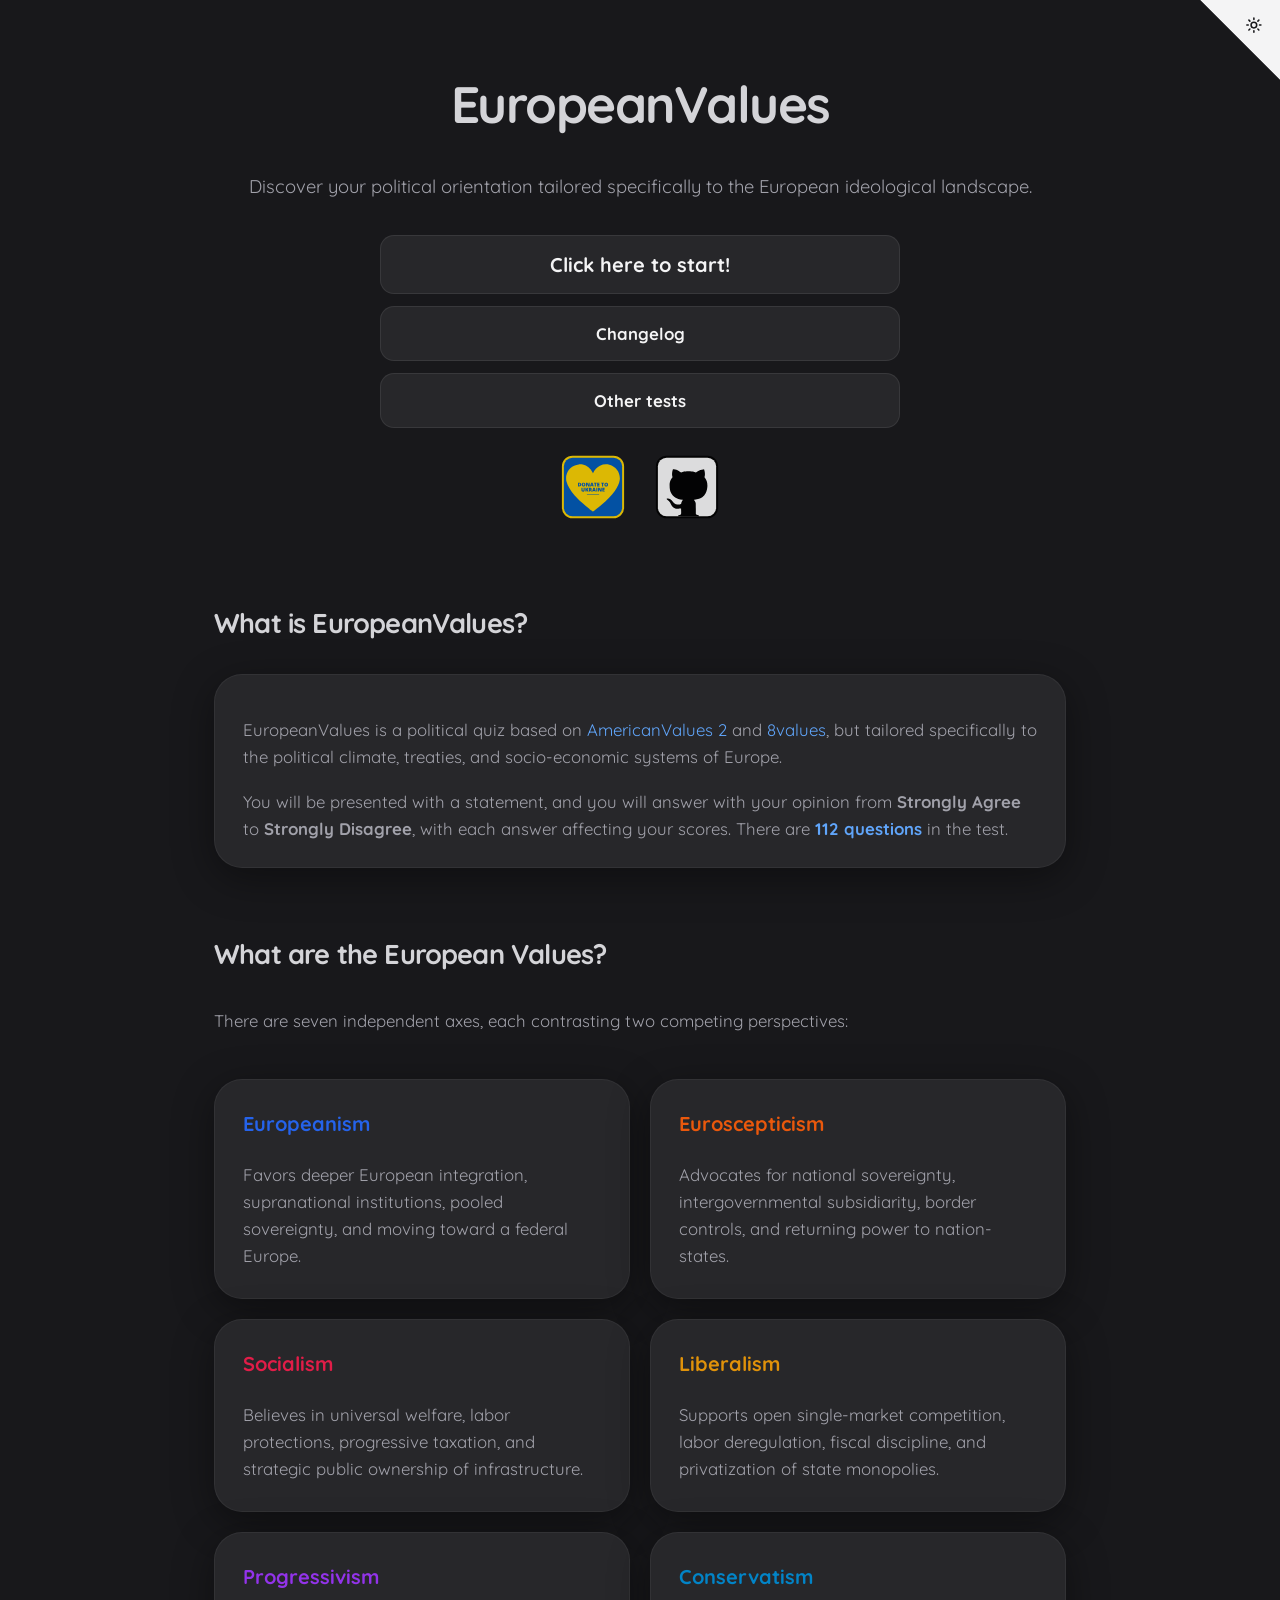
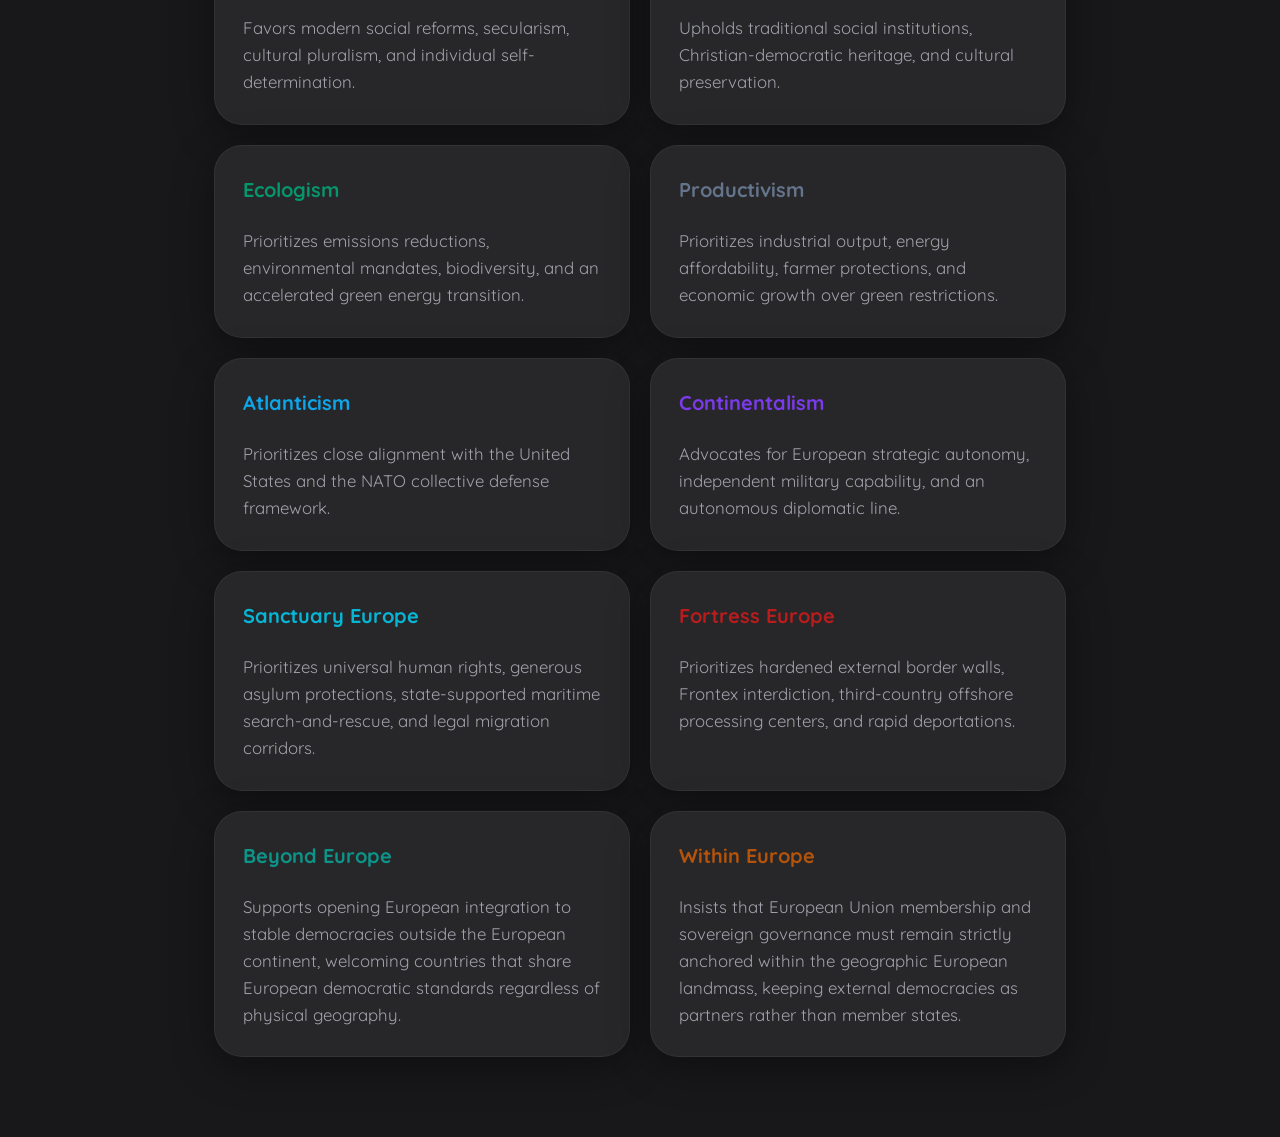
<file: index.html>
<!DOCTYPE html>
<html lang="en">
<head>
    <meta charset="utf-8">
    <meta name="viewport" content="width=device-width, initial-scale=1.0">
    <title>EuropeanValues</title>
    <link href="style.css" rel="stylesheet" type="text/css">
    <link rel="icon" type="image/svg+xml" href="icon.svg">
    <link rel="shortcut icon" type="image/svg+xml" href="icon.svg">
    <script src="theme.js"></script>
</head>
<body>
    <button class="theme-toggle-corner" onclick="toggleTheme()" aria-label="Toggle light/dark mode">
        <svg width="80" height="80" viewBox="0 0 250 250" aria-hidden="true">
            <path d="M0,0 L250,250 L250,0 Z"></path>
            <g class="icon-sun" transform="translate(142, 52) scale(2.2)">
                <circle cx="12" cy="12" r="4"></circle>
                <path d="M12 2v2M12 20v2M4.93 4.93l1.41 1.41M17.66 17.66l1.41 1.41M2 12h2M20 12h2M6.34 17.66l-1.41 1.41M19.07 4.93l-1.41 1.41"></path>
            </g>
            <g class="icon-moon" transform="translate(142, 52) scale(2.2)">
                <path d="M12 3a6 6 0 0 0 9 9 9 9 0 1 1-9-9Z"></path>
            </g>
        </svg>
    </button>

    <h1 style="margin-top: 1rem;">EuropeanValues</h1>
    <p style="text-align: center; font-size: 1.15rem; margin-bottom: 2rem;">
        Discover your political orientation tailored specifically to the European ideological landscape.
    </p>

    <!-- Main Navigation Buttons -->
    <div class="button-container" style="margin-bottom: 1rem;">
        <button class="button" onclick="location.href='instructions.html';" style="font-size: 1.25rem;">Click here to start!</button>
        <button class="button" onclick="location.href='changelog.html';">Changelog</button>
        <button class="button" onclick="location.href='https://neomediavalist.github.io/mytests/';">Other tests</button>
    </div>

    <!-- Icons placed directly under "Other tests" -->
    <div class="footer-icons" style="margin-top: 0.5rem; margin-bottom: 2.5rem;">
        <a href="support.html" title="Support Ukraine" class="footer-icon-link">
            <img src="support.svg" alt="Support Ukraine" class="footer-icon">
        </a>
        <a href="https://github.com/neomediavalist/europeanvalues" target="_blank" rel="noopener noreferrer" title="GitHub" class="footer-icon-link">
            <img src="github.svg" alt="GitHub" class="footer-icon">
        </a>
    </div>

    <h2>What is EuropeanValues?</h2>
    <div class="description-box">
        <p style="margin-bottom: 0.75rem;">
            EuropeanValues is a political quiz based on <a href="https://bannnedb.github.io/AmericanValues-2/">AmericanValues 2</a> and <a href="https://8values.github.io/">8values</a>, but tailored specifically to the political climate, treaties, and socio-economic systems of Europe.
        </p>
        <p style="margin-bottom: 0;">
            You will be presented with a statement, and you will answer with your opinion from <b>Strongly Agree</b> to <b>Strongly Disagree</b>, with each answer affecting your scores. There are <b style="color: #60a5fa;"><span id="numOfQuestions">...</span> questions</b> in the test.
        </p>
    </div>

    <h2>What are the European Values?</h2>
    <p>There are seven independent axes, each contrasting two competing perspectives:</p>

    <div class="values-grid">
        <div class="value-card">
            <b style="color: var(--color-europeanism);">Europeanism</b>
            <p>Favors deeper European integration, supranational institutions, pooled sovereignty, and moving toward a federal Europe.</p>
        </div>
        <div class="value-card">
            <b style="color: var(--color-euroscepticism);">Euroscepticism</b>
            <p>Advocates for national sovereignty, intergovernmental subsidiarity, border controls, and returning power to nation-states.</p>
        </div>
        <div class="value-card">
            <b style="color: var(--color-socialism);">Socialism</b>
            <p>Believes in universal welfare, labor protections, progressive taxation, and strategic public ownership of infrastructure.</p>
        </div>
        <div class="value-card">
            <b style="color: var(--color-liberalism);">Liberalism</b>
            <p>Supports open single-market competition, labor deregulation, fiscal discipline, and privatization of state monopolies.</p>
        </div>
        <div class="value-card">
            <b style="color: var(--color-progressivism);">Progressivism</b>
            <p>Favors modern social reforms, secularism, cultural pluralism, and individual self-determination.</p>
        </div>
        <div class="value-card">
            <b style="color: var(--color-conservatism);">Conservatism</b>
            <p>Upholds traditional social institutions, Christian-democratic heritage, and cultural preservation.</p>
        </div>
        <div class="value-card">
            <b style="color: var(--color-ecologism);">Ecologism</b>
            <p>Prioritizes emissions reductions, environmental mandates, biodiversity, and an accelerated green energy transition.</p>
        </div>
        <div class="value-card">
            <b style="color: var(--color-productivism);">Productivism</b>
            <p>Prioritizes industrial output, energy affordability, farmer protections, and economic growth over green restrictions.</p>
        </div>
        <div class="value-card">
            <b style="color: var(--color-atlanticism);">Atlanticism</b>
            <p>Prioritizes close alignment with the United States and the NATO collective defense framework.</p>
        </div>
        <div class="value-card">
            <b style="color: var(--color-continentalism);">Continentalism</b>
            <p>Advocates for European strategic autonomy, independent military capability, and an autonomous diplomatic line.</p>
        </div>
        <div class="value-card">
            <b style="color: var(--color-sanctuary);">Sanctuary Europe</b>
            <p>Prioritizes universal human rights, generous asylum protections, state-supported maritime search-and-rescue, and legal migration corridors.</p>
        </div>
        <div class="value-card">
            <b style="color: var(--color-fortress);">Fortress Europe</b>
            <p>Prioritizes hardened external border walls, Frontex interdiction, third-country offshore processing centers, and rapid deportations.</p>
        </div>
        <div class="value-card">
            <b style="color: var(--color-beyondeurope);">Beyond Europe</b>
            <p>Supports opening European integration to stable democracies outside the European continent, welcoming countries that share European democratic standards regardless of physical geography.</p>
        </div>
        <div class="value-card">
            <b style="color: var(--color-withineurope);">Within Europe</b>
            <p>Insists that European Union membership and sovereign governance must remain strictly anchored within the geographic European landmass, keeping external democracies as partners rather than member states.</p>
        </div>
    </div>

    <script type="application/javascript" src="questions.js"></script>
    <script type="text/javascript">
        if (typeof questions !== 'undefined') {
            document.getElementById("numOfQuestions").innerHTML = questions.length;
        }
    </script>
</body>
</html>
</file>
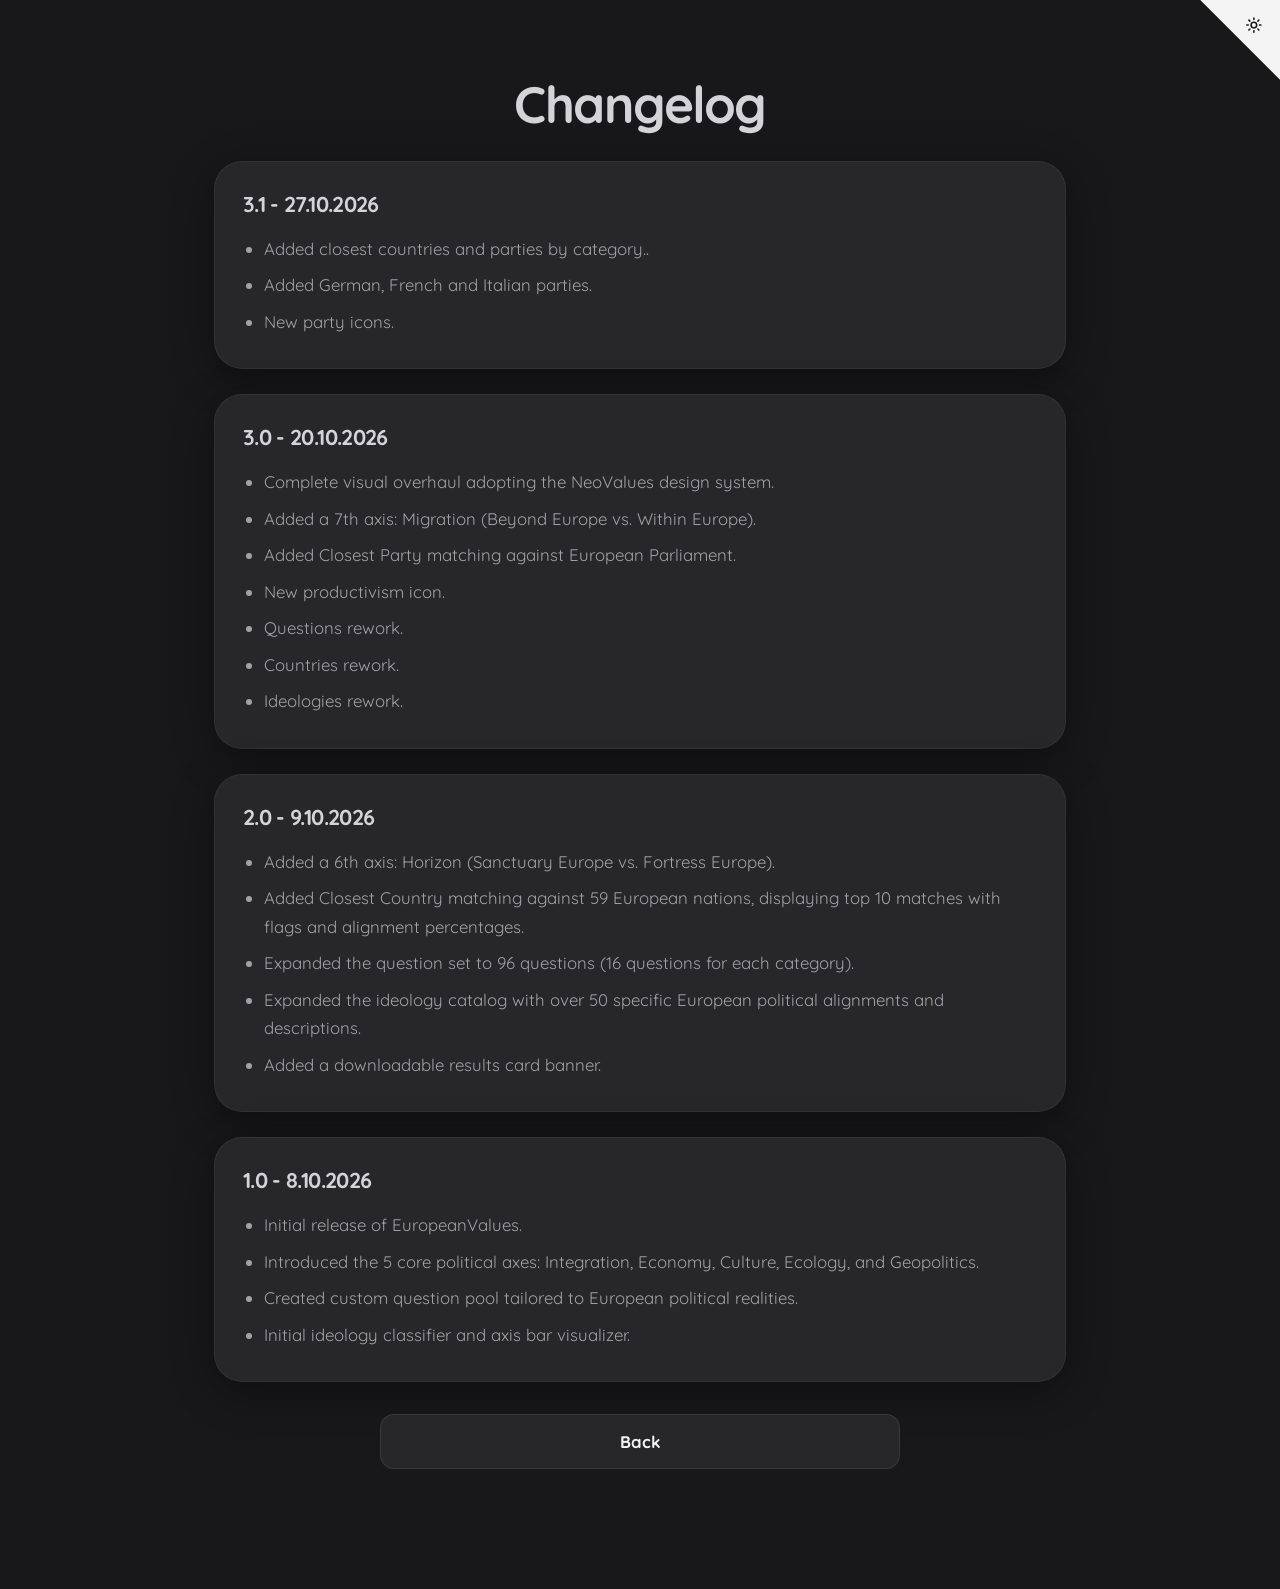
<file: changelog.html>
<!DOCTYPE html>
<html lang="en">
<head>
    <meta charset="utf-8">
    <meta name="viewport" content="width=device-width, initial-scale=1.0">
    <title>EuropeanValues - Changelog</title>
    <link href="style.css" rel="stylesheet" type="text/css">
    <link rel="icon" type="image/svg+xml" href="icon.svg">
    <link rel="shortcut icon" type="image/svg+xml" href="icon.svg">
    <script src="theme.js"></script>
</head>
<body>
    <button class="theme-toggle-corner" onclick="toggleTheme()" aria-label="Toggle light/dark mode">
        <svg width="80" height="80" viewBox="0 0 250 250" aria-hidden="true">
            <path d="M0,0 L250,250 L250,0 Z"></path>
            <g class="icon-sun" transform="translate(142, 52) scale(2.2)">
                <circle cx="12" cy="12" r="4"></circle>
                <path d="M12 2v2M12 20v2M4.93 4.93l1.41 1.41M17.66 17.66l1.41 1.41M2 12h2M20 12h2M6.34 17.66l-1.41 1.41M19.07 4.93l-1.41 1.41"></path>
            </g>
            <g class="icon-moon" transform="translate(142, 52) scale(2.2)">
                <path d="M12 3a6 6 0 0 0 9 9 9 9 0 1 1-9-9Z"></path>
            </g>
        </svg>
    </button>

    <div class="main-container">
        <h1 style="margin-top: 1rem;">Changelog</h1>

        <div class="description-box">
            <h3>3.1 - 27.10.2026</h3>
            <ul>
                <li>Added closest countries and parties by category..</li>
                <li>Added German, French and Italian parties.</li>
                <li>New party icons.</li>
            </ul>
        </div>
        
        <div class="description-box">
            <h3>3.0 - 20.10.2026</h3>
            <ul>
                <li>Complete visual overhaul adopting the NeoValues design system.</li>
                <li>Added a 7th axis: Migration (Beyond Europe vs. Within Europe).</li>
                <li>Added Closest Party matching against European Parliament.</li>
                <li>New productivism icon.</li>
                <li>Questions rework.</li>
                <li>Countries rework.</li>
                <li>Ideologies rework.</li>
            </ul>
        </div>

        <div class="description-box">
            <h3>2.0 - 9.10.2026</h3>
            <ul>
                <li>Added a 6th axis: Horizon (Sanctuary Europe vs. Fortress Europe).</li>
                <li>Added Closest Country matching against 59 European nations, displaying top 10 matches with flags and alignment percentages.</li>
                <li>Expanded the question set to 96 questions (16 questions for each category).</li>
                <li>Expanded the ideology catalog with over 50 specific European political alignments and descriptions.</li>
                <li>Added a downloadable results card banner.</li>
            </ul>
        </div>

        <div class="description-box">
            <h3>1.0 - 8.10.2026</h3>
            <ul>
                <li>Initial release of EuropeanValues.</li>
                <li>Introduced the 5 core political axes: Integration, Economy, Culture, Ecology, and Geopolitics.</li>
                <li>Created custom question pool tailored to European political realities.</li>
                <li>Initial ideology classifier and axis bar visualizer.</li>
            </ul>
        </div>

        <div class="button-container" style="margin-top: 2rem;">
            <button onclick="location.href='index.html'">Back</button>
        </div>
    </div>
</body>
</html>
</file>
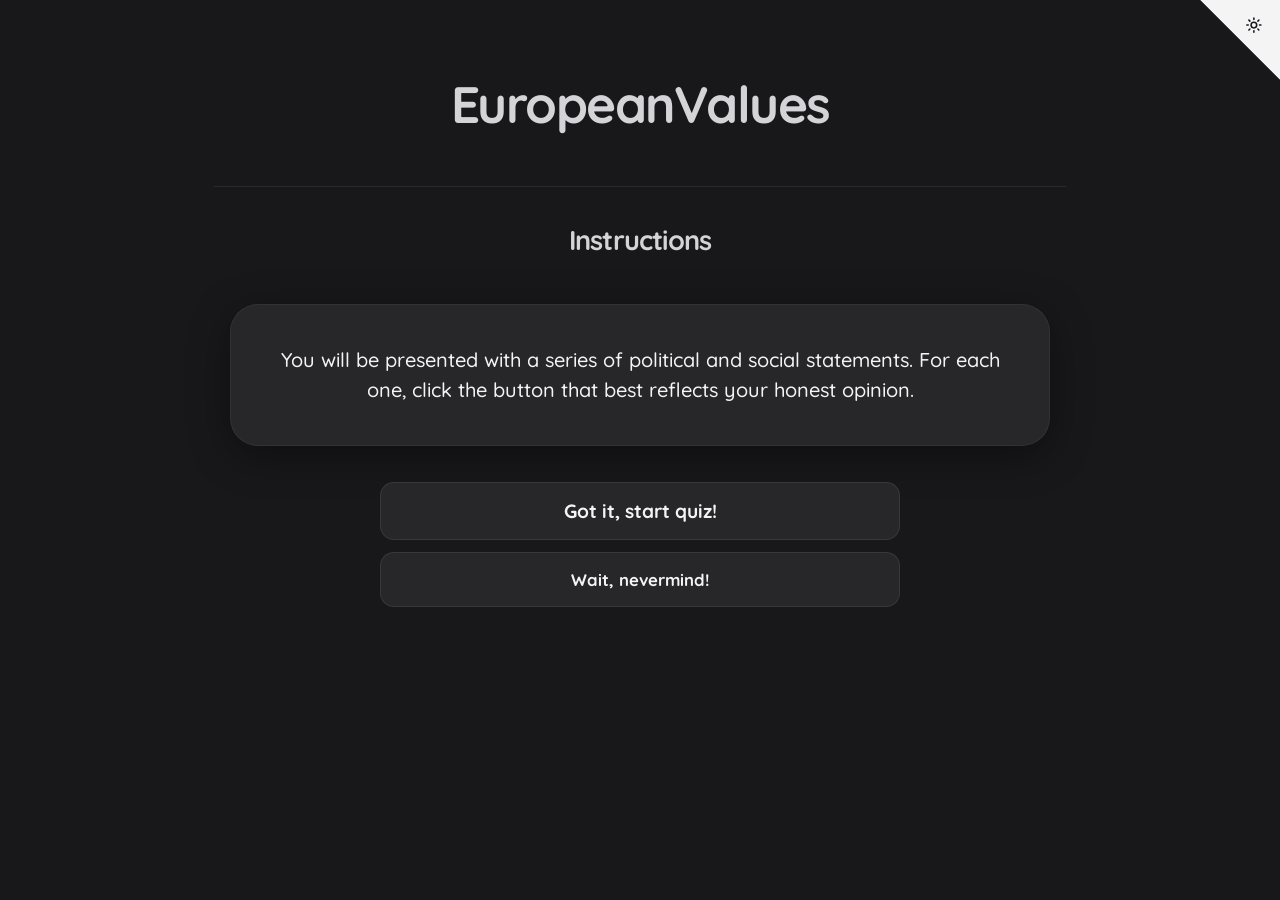
<file: instructions.html>
<!DOCTYPE html>
<html lang="en">
<head>
    <meta charset="utf-8">
    <meta name="viewport" content="width=device-width, initial-scale=1.0">
    <title>EuropeanValues - Instructions</title>
    <link href="style.css" rel="stylesheet" type="text/css">
    <link rel="icon" type="image/svg+xml" href="icon.svg">
    <link rel="shortcut icon" type="image/svg+xml" href="icon.svg">
    <script src="theme.js"></script>
</head>
<body>
    <button class="theme-toggle-corner" onclick="toggleTheme()" aria-label="Toggle light/dark mode">
        <svg width="80" height="80" viewBox="0 0 250 250" aria-hidden="true">
            <path d="M0,0 L250,250 L250,0 Z"></path>
            <g class="icon-sun" transform="translate(142, 52) scale(2.2)">
                <circle cx="12" cy="12" r="4"></circle>
                <path d="M12 2v2M12 20v2M4.93 4.93l1.41 1.41M17.66 17.66l1.41 1.41M2 12h2M20 12h2M6.34 17.66l-1.41 1.41M19.07 4.93l-1.41 1.41"></path>
            </g>
            <g class="icon-moon" transform="translate(142, 52) scale(2.2)">
                <path d="M12 3a6 6 0 0 0 9 9 9 9 0 1 1-9-9Z"></path>
            </g>
        </svg>
    </button>

    <h1 style="margin-top: 1rem;">EuropeanValues</h1>
    <hr>
    <h2 style="text-align: center; margin-top: 0;">Instructions</h2>

    <div class="question-card" style="font-size: 1.25rem;">
        You will be presented with a series of political and social statements. For each one, click the button that best reflects your honest opinion.
    </div>

    <div class="button-container">
        <button class="button" onclick="location.href='quiz.html';" style="font-size: 1.2rem;">Got it, start quiz!</button>
        <button class="button" onclick="location.href='index.html';">Wait, nevermind!</button>
    </div>

</body>
</html>
</file>
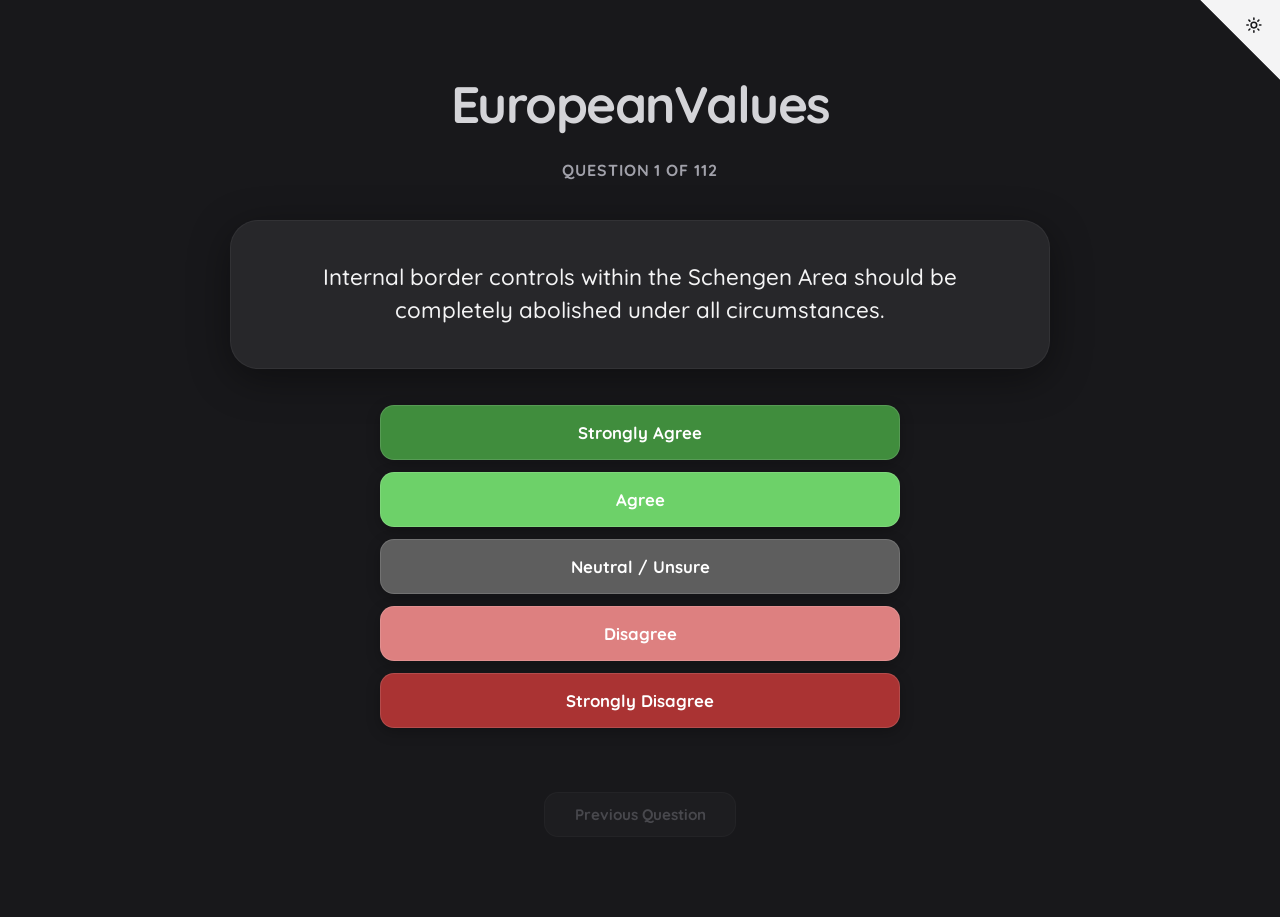
<file: quiz.html>
<!DOCTYPE html>
<html lang="en">
<head>
    <meta charset="utf-8">
    <meta name="viewport" content="width=device-width, initial-scale=1.0">
    <title>EuropeanValues Quiz</title>
    <link href="style.css" rel="stylesheet" type="text/css">
    <link rel="icon" type="image/svg+xml" href="icon.svg">
    <link rel="shortcut icon" type="image/svg+xml" href="icon.svg">
    <script src="theme.js"></script>
</head>
<body>
    <button class="theme-toggle-corner" onclick="toggleTheme()" aria-label="Toggle light/dark mode">
        <svg width="80" height="80" viewBox="0 0 250 250" aria-hidden="true">
            <path d="M0,0 L250,250 L250,0 Z"></path>
            <g class="icon-sun" transform="translate(142, 52) scale(2.2)">
                <circle cx="12" cy="12" r="4"></circle>
                <path d="M12 2v2M12 20v2M4.93 4.93l1.41 1.41M17.66 17.66l1.41 1.41M2 12h2M20 12h2M6.34 17.66l-1.41 1.41M19.07 4.93l-1.41 1.41"></path>
            </g>
            <g class="icon-moon" transform="translate(142, 52) scale(2.2)">
                <path d="M12 3a6 6 0 0 0 9 9 9 9 0 1 1-9-9Z"></path>
            </g>
        </svg>
    </button>

    <script type="application/javascript" src="questions.js"></script>
    <h1 style="margin-top: 1rem;">EuropeanValues</h1>
    <h2 id="question-number">Loading question...</h2>

    <div class="question-card" id="question-text">Loading text...</div>

    <div class="button-container">
        <button class="button quiz-button" onclick="next_question(1.0)" style="background-color: var(--btn-strongly-agree);">Strongly Agree</button>
        <button class="button quiz-button" onclick="next_question(0.5)" style="background-color: var(--btn-agree);">Agree</button>
        <button class="button quiz-button" onclick="next_question(0.0)" style="background-color: var(--btn-neutral);">Neutral / Unsure</button>
        <button class="button quiz-button" onclick="next_question(-0.5)" style="background-color: var(--btn-disagree);">Disagree</button>
        <button class="button quiz-button" onclick="next_question(-1.0)" style="background-color: var(--btn-strongly-disagree);">Strongly Disagree</button>
    </div>

    <div class="small-button-container">
        <button class="small_button" onclick="prev_question()" id="back_button">Previous Question</button>
        <button class="small_button_off" id="back_button_off">Previous Question</button>
    </div>

    <script>
        const AXIS_MAP = {
            integration: 'i',
            economy:     'e',
            culture:     'c',
            ecology:     'g',
            foreign:     'f',
            migration:   'm',
            horizon:     'b'
        };

        const scores = {};
        const maxScores = {};
        for (const axis in AXIS_MAP) {
            scores[axis] = 0;
            maxScores[axis] = 0;
        }

        var qn = 0;
        var prev_answer = null;

        for (var i = 0; i < questions.length; i++) {
            for (const axis in AXIS_MAP) {
                maxScores[axis] += Math.abs((questions[i].effect && questions[i].effect[axis]) || 0);
            }
        }

        init_question();

        function init_question() {
            document.getElementById("question-text").innerHTML = questions[qn].question;
            document.getElementById("question-number").innerHTML = "Question " + (qn + 1) + " of " + questions.length;
            if (prev_answer == null) {
                document.getElementById("back_button").style.display = 'none';
                document.getElementById("back_button_off").style.display = 'inline-block';
            } else {
                document.getElementById("back_button").style.display = 'inline-block';
                document.getElementById("back_button_off").style.display = 'none';
            }
        }

        function next_question(mult) {
            for (const axis in AXIS_MAP) {
                scores[axis] += mult * ((questions[qn].effect && questions[qn].effect[axis]) || 0);
            }
            qn++;
            prev_answer = mult;
            if (qn < questions.length) {
                init_question();
            } else {
                results();
            }
        }

        function prev_question() {
            if (prev_answer == null) return;
            qn--;
            for (const axis in AXIS_MAP) {
                scores[axis] -= prev_answer * ((questions[qn].effect && questions[qn].effect[axis]) || 0);
            }
            prev_answer = null;
            init_question();
        }

        function calc_score(score, max) {
            if (max === 0) return (50).toFixed(1);
            return (100 * (max + score) / (2 * max)).toFixed(1);
        }

        function results() {
            const queryParams = Object.entries(AXIS_MAP)
                .map(([axis, param]) => `${param}=${calc_score(scores[axis], maxScores[axis])}`)
                .join('&');
            location.href = `results.html?${queryParams}`;
        }
    </script>
</body>
</html>
</file>
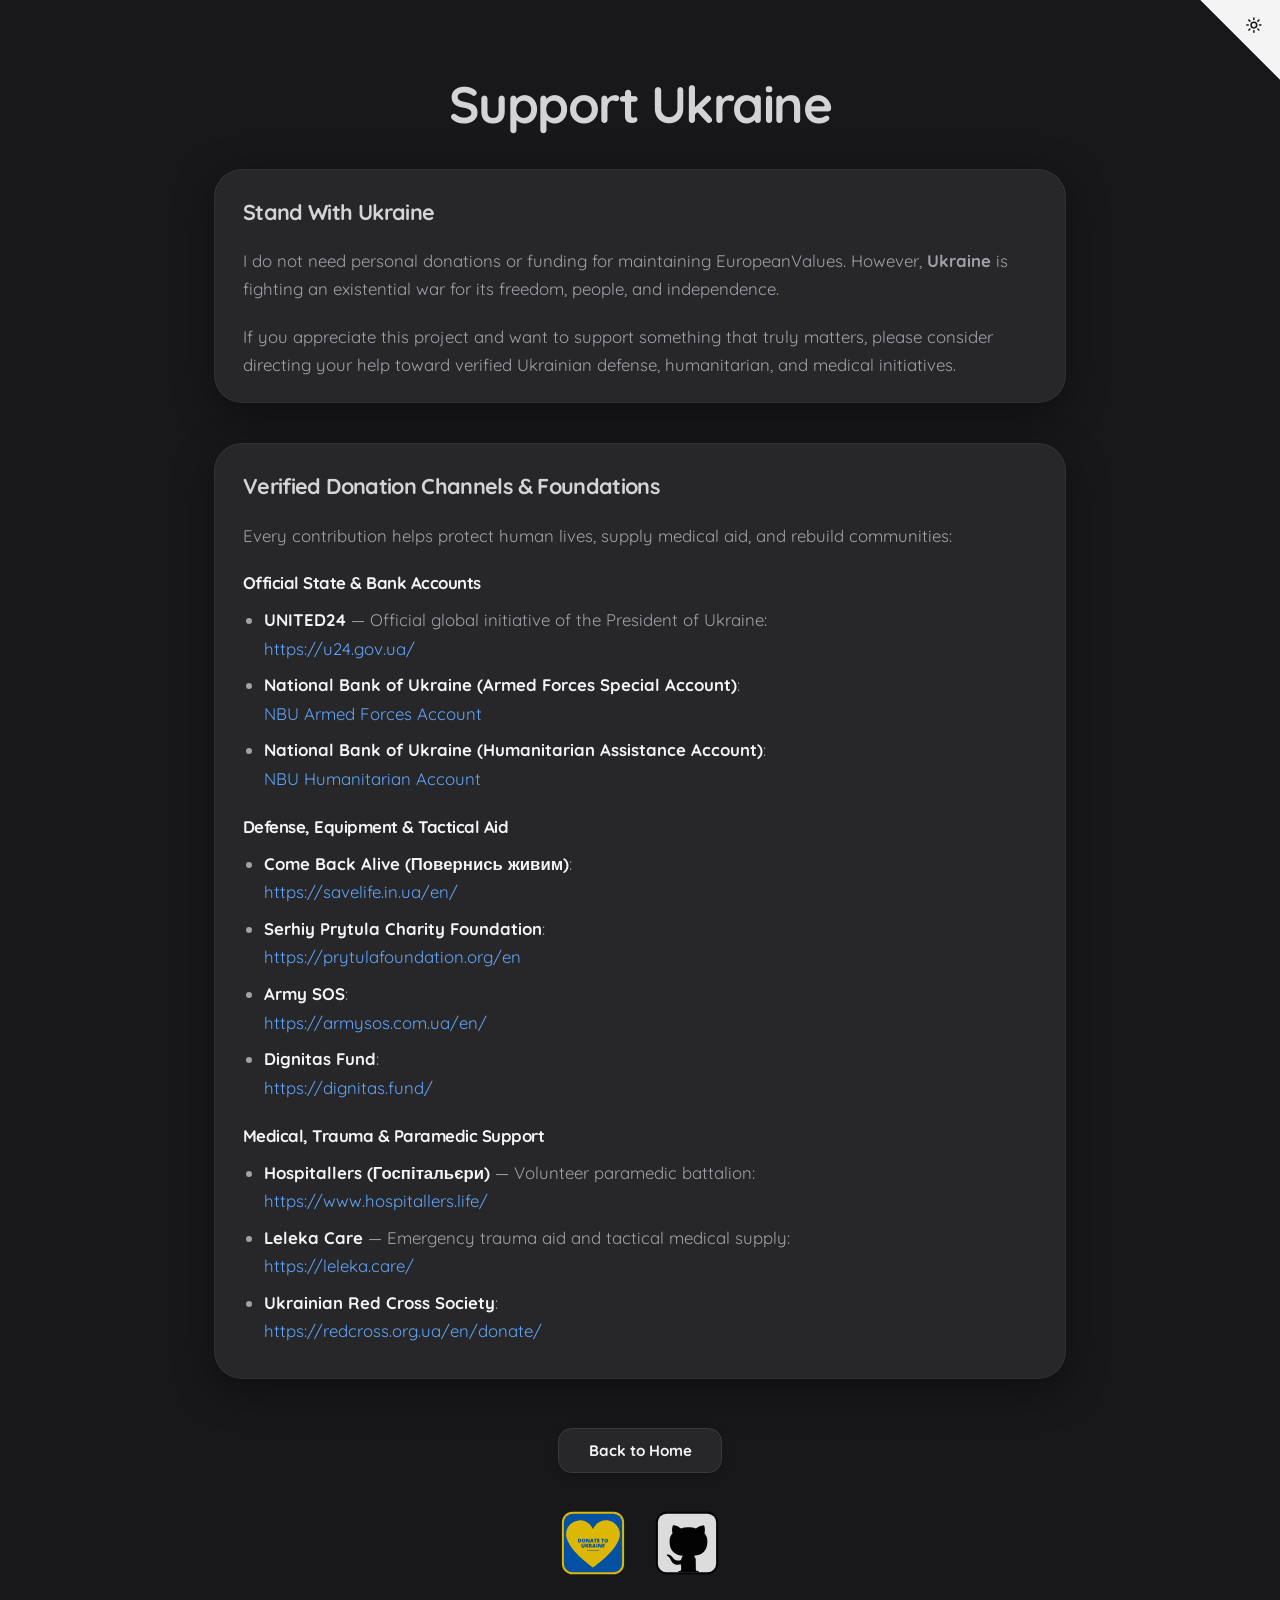
<file: support.html>
<!DOCTYPE html>
<html lang="en">
<head>
    <meta charset="UTF-8">
    <meta name="viewport" content="width=device-width, initial-scale=1.0">
    <title>EuropeanValues - Support Ukraine</title>
    <link rel="stylesheet" href="style.css">
    <link rel="icon" type="image/svg+xml" href="icon.svg">
    <script src="theme.js"></script>
</head>
<body>
    <button class="theme-toggle-corner" onclick="toggleTheme()" aria-label="Toggle light/dark mode">
        <svg width="80" height="80" viewBox="0 0 250 250" aria-hidden="true">
            <path d="M0,0 L250,250 L250,0 Z"></path>
            <g class="icon-sun" transform="translate(142, 52) scale(2.2)">
                <circle cx="12" cy="12" r="4"></circle>
                <path d="M12 2v2M12 20v2M4.93 4.93l1.41 1.41M17.66 17.66l1.41 1.41M2 12h2M20 12h2M6.34 17.66l-1.41 1.41M19.07 4.93l-1.41 1.41"></path>
            </g>
            <g class="icon-moon" transform="translate(142, 52) scale(2.2)">
                <path d="M12 3a6 6 0 0 0 9 9 9 9 0 1 1-9-9Z"></path>
            </g>
        </svg>
    </button>

    <h1 style="margin-top: 1rem;">Support Ukraine</h1>

    <div class="description-box">
        <h3>Stand With Ukraine</h3>
        <p>
            I do not need personal donations or funding for maintaining EuropeanValues. However, <strong>Ukraine</strong> is fighting an existential war for its freedom, people, and independence.
        </p>
        <p style="margin-bottom: 0;">
            If you appreciate this project and want to support something that truly matters, please consider directing your help toward verified Ukrainian defense, humanitarian, and medical initiatives.
        </p>
    </div>

    <div class="description-box">
        <h3>Verified Donation Channels & Foundations</h3>
        <p>Every contribution helps protect human lives, supply medical aid, and rebuild communities:</p>

        <h4 style="margin-top: 15px; margin-bottom: 8px;">Official State & Bank Accounts</h4>
        <ul>
            <li>
                <strong>UNITED24</strong> — Official global initiative of the President of Ukraine:
                <br><a href="https://u24.gov.ua/" target="_blank" rel="noopener noreferrer">https://u24.gov.ua/</a>
            </li>
            <li style="margin-top: 8px;">
                <strong>National Bank of Ukraine (Armed Forces Special Account)</strong>:
                <br><a href="https://bank.gov.ua/en/news/all/natsionalniy-bank-vidkriv-spetsrahunok-dlya-zboru-koshtiv-na-potrebi-armiyi" target="_blank" rel="noopener noreferrer">NBU Armed Forces Account</a>
            </li>
            <li style="margin-top: 8px;">
                <strong>National Bank of Ukraine (Humanitarian Assistance Account)</strong>:
                <br><a href="https://bank.gov.ua/en/news/all/natsionalniy-bank-vidkriv-rahunok-dlya-gumanitarnoyi-dopomogi-ukrayintsyam-postrajdalim-vid-rosiyskoyi-agresiyi" target="_blank" rel="noopener noreferrer">NBU Humanitarian Account</a>
            </li>
        </ul>

        <h4 style="margin-top: 20px; margin-bottom: 8px;">Defense, Equipment & Tactical Aid</h4>
        <ul>
            <li>
                <strong>Come Back Alive (Повернись живим)</strong>:
                <br><a href="https://savelife.in.ua/en/" target="_blank" rel="noopener noreferrer">https://savelife.in.ua/en/</a>
            </li>
            <li style="margin-top: 8px;">
                <strong>Serhiy Prytula Charity Foundation</strong>:
                <br><a href="https://prytulafoundation.org/en" target="_blank" rel="noopener noreferrer">https://prytulafoundation.org/en</a>
            </li>
            <li style="margin-top: 8px;">
                <strong>Army SOS</strong>:
                <br><a href="https://armysos.com.ua/en/" target="_blank" rel="noopener noreferrer">https://armysos.com.ua/en/</a>
            </li>
            <li style="margin-top: 8px;">
                <strong>Dignitas Fund</strong>:
                <br><a href="https://dignitas.fund/" target="_blank" rel="noopener noreferrer">https://dignitas.fund/</a>
            </li>
        </ul>

        <h4 style="margin-top: 20px; margin-bottom: 8px;">Medical, Trauma & Paramedic Support</h4>
        <ul>
            <li>
                <strong>Hospitallers (Госпітальєри)</strong> — Volunteer paramedic battalion:
                <br><a href="https://www.hospitallers.life/" target="_blank" rel="noopener noreferrer">https://www.hospitallers.life/</a>
            </li>
            <li style="margin-top: 8px;">
                <strong>Leleka Care</strong> — Emergency trauma aid and tactical medical supply:
                <br><a href="https://leleka.care/" target="_blank" rel="noopener noreferrer">https://leleka.care/</a>
            </li>
            <li style="margin-top: 8px;">
                <strong>Ukrainian Red Cross Society</strong>:
                <br><a href="https://redcross.org.ua/en/donate/" target="_blank" rel="noopener noreferrer">https://redcross.org.ua/en/donate/</a>
            </li>
        </ul>
    </div>

    <div class="small-button-container">
        <button class="small_button" onclick="location.href='index.html';">Back to Home</button>
    </div>

    <div class="footer-icons">
        <a href="support.html" title="Support Ukraine" class="footer-icon-link">
            <img src="support.svg" alt="Support Ukraine" class="footer-icon">
        </a>
        <a href="https://github.com/neomediavalist/europeanvalues" target="_blank" rel="noopener noreferrer" title="GitHub" class="footer-icon-link">
            <img src="github.svg" alt="GitHub" class="footer-icon">
        </a>
    </div>
</body>
</html>
</file>
<file: style.css>
@import url('https://fonts.googleapis.com/css2?family=Quicksand:wght@300;400;500;600;700&display=swap');

:root {
    --bg-color: #18181b;
    --card-bg: #27272a;
    --card-bg-elevated: #323238;
    --text-primary: #f4f4f5;
    --text-dim: #a1a1aa;
    --text-muted: #71717a;
    --accent-primary: #d4d4d8;
    --accent-soft: #71717a;
    --border-color: rgba(255, 255, 255, 0.08);
    --border-active: rgba(255, 255, 255, 0.18);
    --card-border: rgba(255, 255, 255, 0.05);
    --radius-lg: 28px;
    --radius-sm: 14px;
    --soft-shadow: 0 10px 40px rgba(0, 0, 0, 0.4);
    --hover-shadow: rgba(255, 255, 255, 0.1);
    --corner-fill: #f4f4f5;
    --corner-color: #18181b;
    --smooth-transition: all 0.35s cubic-bezier(0.23, 1, 0.32, 1);

    --color-europeanism: #2563eb;
    --color-euroscepticism: #ea580c;
    --color-socialism: #e11d48;
    --color-liberalism: #e0920a;
    --color-progressivism: #9333ea;
    --color-conservatism: #0284c7;
    --color-ecologism: #059669;
    --color-productivism: #64748b;
    --color-atlanticism: #0ea5e9;
    --color-continentalism: #7c3aed;
    --color-sanctuary: #06b6d4;
    --color-fortress: #b91c1c;
    --color-beyondeurope: #0d9488;
    --color-withineurope: #b45309;

    --btn-strongly-agree: #408d3d;
    --btn-agree: #6dd169;
    --btn-neutral: #5e5e5e;
    --btn-disagree: #dd8080;
    --btn-strongly-disagree: #aa3333;
}

[data-theme="light"] {
    --bg-color: #f4f4f6;
    --card-bg: #ffffff;
    --card-bg-elevated: #e4e4e7;
    --text-primary: #18181b;
    --text-dim: #71717a;
    --text-muted: #a1a1aa;
    --accent-primary: #27272a;
    --accent-soft: #e4e4e7;
    --border-color: rgba(0, 0, 0, 0.09);
    --border-active: rgba(0, 0, 0, 0.18);
    --card-border: rgba(0, 0, 0, 0.06);
    --soft-shadow: 0 10px 30px rgba(0, 0, 0, 0.06);
    --hover-shadow: rgba(0, 0, 0, 0.12);
    --corner-fill: #18181b;
    --corner-color: #f4f4f6;
}

*, *::before, *::after {
    box-sizing: border-box;
}

html {
    background-color: var(--bg-color);
    color: var(--text-primary);
    font-family: 'Quicksand', sans-serif;
    min-height: 100vh;
    scroll-behavior: smooth;
    transition: background-color 0.35s ease, color 0.35s ease;
}

body {
    margin: 0 auto;
    padding: 3rem 1.5rem 5rem;
    max-width: 900px;
    color: var(--text-primary);
    font-size: 1.05rem;
    line-height: 1.6;
    display: flex;
    flex-direction: column;
    align-items: stretch;
}

.theme-toggle-corner {
    position: fixed;
    top: 0;
    right: 0;
    width: 80px;
    height: 80px;
    border: 0;
    background: transparent;
    cursor: pointer;
    z-index: 9999;
    padding: 0;
    line-height: 0;
    clip-path: polygon(0 0, 100% 0, 100% 100%);
    outline: none;
    -webkit-tap-highlight-color: transparent;
    user-select: none;
}

.theme-toggle-corner:focus,
.theme-toggle-corner:focus-visible,
.theme-toggle-corner:active {
    outline: none;
    box-shadow: none;
}

.theme-toggle-corner svg {
    width: 100%;
    height: 100%;
    fill: var(--corner-fill);
    color: var(--corner-color);
    transition: var(--smooth-transition);
}

.theme-toggle-corner:hover svg {
    transform: scale(1.06);
}

.theme-toggle-corner .icon-sun,
.theme-toggle-corner .icon-moon {
    fill: none;
    stroke: currentColor;
    stroke-width: 2.2;
    stroke-linecap: round;
    stroke-linejoin: round;
}

.theme-toggle-corner .icon-sun { display: block; }
.theme-toggle-corner .icon-moon { display: none; }
[data-theme="light"] .theme-toggle-corner .icon-sun { display: none; }
[data-theme="light"] .theme-toggle-corner .icon-moon { display: block; }

h1, h2, h3, h4 {
    font-family: 'Quicksand', sans-serif;
    font-weight: 700;
    color: var(--text-primary);
    letter-spacing: -0.03em;
    margin-top: 0;
}

h1 {
    font-size: 3.2rem;
    text-align: center;
    margin-bottom: 0.5rem;
    color: var(--accent-primary);
    letter-spacing: -1.5px;
}

h1 .version-badge {
    display: inline-block;
    font-size: 1rem;
    font-weight: 600;
    color: var(--text-dim);
    background-color: var(--card-bg);
    border: 1px solid var(--border-color);
    border-radius: 9999px;
    padding: 0.2rem 0.75rem;
    vertical-align: middle;
    margin-left: 0.5rem;
    letter-spacing: normal;
}

h2 {
    font-size: 1.7rem;
    margin-top: 2.5rem;
    margin-bottom: 0.85rem;
    color: var(--accent-primary);
}

hr {
    border: 0;
    height: 1px;
    background: var(--border-color);
    margin: 2rem 0;
}

p {
    color: var(--text-dim);
    margin-bottom: 1.25rem;
    line-height: 1.65;
}

a {
    color: #60a5fa;
    text-decoration: none;
    transition: var(--smooth-transition);
}

a:hover {
    color: #93c5fd;
    text-decoration: underline;
}

.description-box {
    background-color: var(--card-bg);
    padding: 24px 28px;
    border-radius: var(--radius-lg);
    line-height: 1.7;
    border: 1px solid var(--card-border);
    box-shadow: var(--soft-shadow);
    margin-top: 15px;
    margin-bottom: 25px;
    box-sizing: border-box;
}

.description-box h3 {
    margin-top: 0;
    margin-bottom: 12px;
    font-size: 1.35rem;
    color: var(--accent-primary);
}

.description-box ul {
    margin: 0;
    padding-left: 1.3rem;
}

.description-box li {
    margin-bottom: 0.5rem;
    color: var(--text-dim);
}

.description-box li strong {
    color: var(--text-primary);
}

.question-card, p.question, #question, #question-text {
    background-color: var(--card-bg);
    border: 1px solid var(--card-border);
    border-radius: var(--radius-lg);
    padding: 2.5rem 2rem;
    min-height: 140px;
    font-family: 'Quicksand', sans-serif;
    font-size: 1.4rem;
    font-weight: 500;
    line-height: 1.5;
    color: var(--text-primary);
    display: flex;
    justify-content: center;
    align-items: center;
    text-align: center;
    box-shadow: var(--soft-shadow);
    margin: 1.75rem auto 2.25rem;
    width: 100%;
    max-width: 820px;
}

#question-number {
    text-align: center;
    color: var(--text-dim);
    font-size: 1rem;
    font-weight: 700;
    text-transform: uppercase;
    letter-spacing: 0.06em;
    margin-top: 0.25rem;
    margin-bottom: 0.5rem;
}

.button-container {
    display: flex;
    flex-direction: column;
    gap: 12px;
    width: 100%;
    max-width: 520px;
    margin: 0 auto 2.5rem;
}

.button, button {
    font-family: 'Quicksand', sans-serif;
    font-size: 1.05rem;
    font-weight: 700;
    padding: 16px 24px;
    background-color: var(--card-bg);
    border: 1px solid var(--border-color);
    border-radius: var(--radius-sm);
    color: var(--text-primary);
    cursor: pointer;
    text-align: center;
    text-decoration: none;
    display: block;
    width: 100%;
    transition: var(--smooth-transition);
}

.button:hover, button:hover {
    background-color: var(--text-primary);
    color: var(--bg-color);
    transform: translateY(-2px);
    box-shadow: 0 5px 15px var(--hover-shadow);
}

.button:active, button:active {
    transform: translateY(0);
}

.quiz-button {
    color: #ffffff !important;
    border: 1px solid rgba(255, 255, 255, 0.12);
    box-shadow: 0 4px 14px rgba(0, 0, 0, 0.25);
}

.quiz-button:hover {
    transform: translateY(-2px);
    filter: brightness(1.12);
    box-shadow: 0 6px 20px rgba(0, 0, 0, 0.35);
    color: #ffffff !important;
}

.small-button-container {
    display: flex;
    justify-content: center;
    gap: 12px;
    margin-top: 1.5rem;
}

.small_button, .small_button_off {
    font-family: 'Quicksand', sans-serif;
    font-size: 0.95rem;
    font-weight: 700;
    padding: 0.75rem 1.85rem;
    border-radius: var(--radius-sm);
    border: 1px solid var(--border-color);
    background-color: var(--card-bg);
    color: var(--text-primary);
    cursor: pointer;
    transition: var(--smooth-transition);
    box-shadow: 0 2px 8px rgba(0, 0, 0, 0.2);
    width: auto;
    display: inline-block;
}

.small_button:hover {
    background-color: var(--text-primary);
    color: var(--bg-color);
    transform: translateY(-2px);
    box-shadow: 0 5px 15px var(--hover-shadow);
}

.small_button_off {
    opacity: 0.35;
    cursor: not-allowed;
    background-color: var(--card-bg);
    color: var(--text-dim);
    box-shadow: none;
}

.small_button_off:hover {
    transform: none;
    background-color: var(--card-bg);
    color: var(--text-dim);
    box-shadow: none;
}

.axis-wrapper {
    margin-bottom: 1.75rem;
}

.axis-title {
    font-size: 1.15rem;
    font-weight: 700;
    margin-bottom: 0.5rem;
    display: flex;
    justify-content: space-between;
    align-items: baseline;
    color: var(--text-primary);
}

.axis-title span.weight-300 {
    font-weight: 700;
    color: #60a5fa;
    font-size: 1.05rem;
}

div.axis {
    width: 100%;
    display: flex;
    align-items: center;
    gap: 1rem;
}

.axis-node {
    display: flex;
    flex-direction: column;
    align-items: center;
    width: 90px;
    flex-shrink: 0;
    text-align: center;
    gap: 0.4rem;
}

.axis-node-label {
    font-family: 'Quicksand', sans-serif;
    font-size: 0.78rem;
    font-weight: 700;
    color: var(--text-dim);
    text-transform: uppercase;
    letter-spacing: 0.04em;
    line-height: 1.2;
    user-select: none;
    white-space: nowrap;
}

.axis-icon {
    width: 80px;
    height: 80px;
    flex-shrink: 0;
    border: none;
    background: transparent;
    padding: 0;
    display: block;
    filter: drop-shadow(0 5px 15px rgba(0, 0, 0, 0.35));
    transition: var(--smooth-transition);
}

.axis-node:hover .axis-icon {
    transform: scale(1.08);
}

.axis-track {
    flex: 1;
    height: 48px;
    background-color: var(--card-bg);
    border: 1px solid var(--border-color);
    border-radius: 9999px;
    overflow: hidden;
    display: flex;
    box-shadow: inset 0 2px 6px rgba(0, 0, 0, 0.4);
    position: relative;
}

div.bar {
    height: 100%;
    box-sizing: border-box;
    transition: width 0.6s cubic-bezier(0.23, 1, 0.32, 1);
    position: static;
}

div.text-wrapper {
    position: absolute;
    top: 50%;
    transform: translateY(-50%);
    z-index: 10;
    font-family: 'Quicksand', sans-serif;
    font-size: 1.05rem;
    font-weight: 700;
    color: #ffffff;
    white-space: nowrap;
    text-shadow: 0 1px 4px rgba(0, 0, 0, 0.7);
    user-select: none;
    pointer-events: none;
}

div.bar:first-child div.text-wrapper { left: 1.25rem; }
div.bar:last-child div.text-wrapper { right: 1.25rem; }

div.europeanism    { background-color: var(--color-europeanism); }
div.euroscepticism  { background-color: var(--color-euroscepticism); }
div.socialism      { background-color: var(--color-socialism); }
div.liberalism     { background-color: var(--color-liberalism); }
div.progressivism  { background-color: var(--color-progressivism); }
div.conservatism   { background-color: var(--color-conservatism); }
div.ecologism      { background-color: var(--color-ecologism); }
div.productivism   { background-color: var(--color-productivism); }
div.atlanticism    { background-color: var(--color-atlanticism); }
div.continentalism { background-color: var(--color-continentalism); }
div.sanctuary      { background-color: var(--color-sanctuary); }
div.fortress       { background-color: var(--color-fortress); }
div.beyondeurope { background-color: var(--color-beyondeurope); }
div.withineurope { background-color: var(--color-withineurope); }

.label-bubble {
    display: inline-block;
    padding: 14px 40px;
    border-radius: 50px;
    font-weight: 700;
    font-size: 1.7rem;
    color: #ffffff;
    margin: 15px 0;
    background-color: var(--card-bg-elevated);
    box-shadow: 0 4px 20px rgba(0, 0, 0, 0.3);
    transition: var(--smooth-transition);
    box-sizing: border-box;
    text-align: center;
}

.values-grid {
    display: grid;
    grid-template-columns: repeat(auto-fit, minmax(360px, 1fr));
    gap: 1.25rem;
    margin-top: 1.5rem;
}

.value-card {
    background-color: var(--card-bg);
    border: 1px solid var(--card-border);
    border-radius: var(--radius-lg);
    padding: 1.75rem;
    box-shadow: var(--soft-shadow);
    transition: var(--smooth-transition);
}

.value-card:hover {
    border-color: var(--border-active);
    transform: translateY(-2px);
    box-shadow: 0 12px 35px var(--hover-shadow);
}

.value-card b {
    display: inline-block;
    font-size: 1.25rem;
    font-weight: 700;
    margin-bottom: 0.35rem;
}

.value-card p {
    margin-bottom: 0;
    line-height: 1.6;
}

#banner {
    display: block;
    max-width: 100%;
    height: auto;
    border-radius: var(--radius-lg);
    border: 1px solid var(--card-border);
    margin: 2rem auto;
    box-shadow: var(--soft-shadow);
}

.countries-section {
    margin-top: 2.5rem;
    margin-bottom: 2rem;
}

.countries-grid {
    display: grid;
    grid-template-columns: repeat(auto-fit, minmax(360px, 1fr));
    gap: 0.95rem;
    margin-top: 1.5rem;
}

.country-card {
    background-color: var(--card-bg);
    border: 1px solid var(--card-border);
    border-radius: var(--radius-sm);
    padding: 0.95rem 1.25rem;
    display: flex;
    align-items: center;
    gap: 1rem;
    box-shadow: var(--soft-shadow);
    transition: var(--smooth-transition);
}

.country-card:hover {
    border-color: var(--border-active);
    transform: translateY(-2px);
}

.country-rank {
    font-family: 'Quicksand', sans-serif;
    font-weight: 700;
    font-size: 1rem;
    color: var(--text-dim);
    min-width: 30px;
    text-align: center;
}

.country-rank.top-rank {
    color: #60a5fa;
}

.country-flag,
.party-logo {
    width: 44px;
    height: 30px;
    object-fit: cover;
    border-radius: 8px;
    border: 1px solid rgba(255, 255, 255, 0.12);
    box-shadow: 0 2px 8px rgba(0, 0, 0, 0.35);
    flex-shrink: 0;
    background: transparent;
    padding: 0;
}

.country-info {
    flex: 1;
    min-width: 0;
}

.country-name-row {
    display: flex;
    justify-content: space-between;
    align-items: baseline;
    margin-bottom: 0.4rem;
}

.country-name {
    font-family: 'Quicksand', sans-serif;
    font-weight: 700;
    font-size: 1.05rem;
    color: var(--text-primary);
    white-space: nowrap;
    overflow: hidden;
    text-overflow: ellipsis;
}

.country-pct {
    font-family: 'Quicksand', sans-serif;
    font-weight: 700;
    font-size: 1rem;
    color: #60a5fa;
    margin-left: 0.5rem;
    white-space: nowrap;
}

.country-bar-track {
    width: 100%;
    height: 8px;
    background-color: var(--bg-color);
    border-radius: 9999px;
    overflow: hidden;
}

.country-bar-fill {
    height: 100%;
    background: linear-gradient(90deg, #2563eb, #60a5fa);
    border-radius: 9999px;
    transition: width 0.6s cubic-bezier(0.23, 1, 0.32, 1);
}

.changelog-container {
    display: flex;
    flex-direction: column;
    gap: 1.5rem;
    margin-top: 1.75rem;
    margin-bottom: 2.5rem;
}

.changelog-card {
    background-color: var(--card-bg);
    border: 1px solid var(--card-border);
    border-radius: var(--radius-lg);
    padding: 1.75rem 2rem;
    box-shadow: var(--soft-shadow);
    transition: var(--smooth-transition);
}

.changelog-card:hover {
    border-color: var(--border-active);
    transform: translateY(-2px);
}

.changelog-header {
    display: flex;
    justify-content: space-between;
    align-items: center;
    flex-wrap: wrap;
    gap: 0.5rem;
    margin-bottom: 1rem;
    border-bottom: 1px solid var(--border-color);
    padding-bottom: 0.75rem;
}

.changelog-title {
    font-family: 'Quicksand', sans-serif;
    font-size: 1.35rem;
    font-weight: 700;
    color: var(--text-primary);
    margin: 0;
    display: flex;
    align-items: center;
    gap: 0.75rem;
}

.tag-badge {
    font-size: 0.78rem;
    font-weight: 700;
    padding: 0.25rem 0.75rem;
    border-radius: 9999px;
    text-transform: uppercase;
    letter-spacing: 0.05em;
}

.tag-latest {
    background-color: rgba(37, 99, 235, 0.2);
    color: #60a5fa;
    border: 1px solid rgba(96, 165, 250, 0.35);
}

.tag-release {
    background-color: rgba(34, 197, 94, 0.2);
    color: #4ade80;
    border: 1px solid rgba(74, 222, 128, 0.35);
}

.changelog-date {
    font-family: 'Quicksand', sans-serif;
    font-size: 0.95rem;
    font-weight: 600;
    color: var(--text-dim);
}

.changelog-list {
    margin: 0;
    padding-left: 1.3rem;
    color: var(--text-primary);
}

.changelog-list li {
    margin-bottom: 0.55rem;
    line-height: 1.6;
    color: var(--text-dim);
}

.changelog-list li b {
    color: var(--text-primary);
}

.footer-icons {
    display: flex;
    justify-content: center;
    align-items: center;
    gap: 24px;
    margin-top: 35px;
    margin-bottom: 20px;
}

.footer-icon-link {
    display: inline-flex;
    align-items: center;
    justify-content: center;
    text-decoration: none;
    transition: transform 0.25s ease, opacity 0.25s ease;
}

.footer-icon {
    width: 70px;
    height: 70px;
    opacity: 0.85;
    transition: opacity 0.25s ease, transform 0.25s ease;
}

.footer-icon-link:hover .footer-icon {
    opacity: 1;
    transform: scale(1.12);
}

.parties-section {
    margin-top: 2.5rem;
    margin-bottom: 2rem;
}
.parties-grid {
    display: grid;
    grid-template-columns: repeat(auto-fit, minmax(360px, 1fr));
    gap: 0.95rem;
    margin-top: 1.5rem;
}
.party-card {
    background-color: var(--card-bg);
    border: 1px solid var(--card-border);
    border-radius: var(--radius-sm);
    padding: 0.95rem 1.25rem;
    display: flex;
    align-items: center;
    gap: 1rem;
    box-shadow: var(--soft-shadow);
    transition: var(--smooth-transition);
}
.party-card:hover {
    border-color: var(--border-active);
    transform: translateY(-2px);
}
.party-rank {
    font-family: 'Quicksand', sans-serif;
    font-weight: 700;
    font-size: 1rem;
    color: var(--text-dim);
    min-width: 30px;
    text-align: center;
}
.party-rank.top-rank {
    color: #60a5fa;
}
.party-badge {
    width: 44px;
    height: 30px;
    display: flex;
    align-items: center;
    justify-content: center;
    font-family: 'Quicksand', sans-serif;
    font-weight: 700;
    font-size: 0.72rem;
    color: #ffffff;
    border-radius: 8px;
    border: 1px solid rgba(255, 255, 255, 0.12);
    box-shadow: 0 2px 8px rgba(0, 0, 0, 0.35);
    flex-shrink: 0;
    text-shadow: 0 1px 3px rgba(0, 0, 0, 0.7);
    user-select: none;
    text-align: center;
    padding: 0 4px;
}
.party-info {
    flex: 1;
    min-width: 0;
}
.party-name-row {
    display: flex;
    justify-content: space-between;
    align-items: baseline;
    margin-bottom: 0.4rem;
}
.party-name {
    font-family: 'Quicksand', sans-serif;
    font-weight: 700;
    font-size: 1.05rem;
    color: var(--text-primary);
    white-space: nowrap;
    overflow: hidden;
    text-overflow: ellipsis;
}
.party-pct {
    font-family: 'Quicksand', sans-serif;
    font-weight: 700;
    font-size: 1rem;
    color: #60a5fa;
    margin-left: 0.5rem;
    white-space: nowrap;
}
.party-bar-track {
    width: 100%;
    height: 8px;
    background-color: var(--bg-color);
    border-radius: 9999px;
    overflow: hidden;
}
.party-bar-fill {
    height: 100%;
    border-radius: 9999px;
    transition: width 0.6s cubic-bezier(0.23, 1, 0.32, 1);
}

/* ==========================================
   Folder Tab System (Countries & Parties)
   ========================================== */
.folder-container {
    margin-top: 1.25rem;
    position: relative;
}

.folder-tabs {
    display: flex;
    gap: 6px;
    padding-left: 12px;
    margin-bottom: -1px;
    position: relative;
    z-index: 2;
}

.folder-tab {
    font-family: 'Quicksand', sans-serif;
    font-size: 0.95rem;
    font-weight: 700;
    padding: 10px 22px;
    background-color: var(--card-bg-elevated);
    color: var(--text-dim);
    border: 1px solid var(--border-color);
    border-bottom: 1px solid var(--border-active);
    border-top-left-radius: 14px;
    border-top-right-radius: 14px;
    cursor: pointer;
    transition: var(--smooth-transition);
    user-select: none;
    outline: none;
    display: inline-flex;
    align-items: center;
    gap: 8px;
    box-sizing: border-box;
    width: auto;
}

.folder-tab:hover {
    color: var(--text-primary);
    background-color: var(--card-bg);
    transform: none;
    box-shadow: none;
}

.folder-tab.active {
    background-color: var(--card-bg);
    color: var(--text-primary);
    border-color: var(--border-active);
    border-bottom: 1px solid var(--card-bg);
    box-shadow: 0 -4px 14px rgba(0, 0, 0, 0.18);
}

.folder-tab svg {
    width: 16px;
    height: 16px;
    flex-shrink: 0;
}

.folder-body {
    background-color: var(--card-bg);
    border: 1px solid var(--border-active);
    border-radius: var(--radius-sm);
    padding: 1.5rem 1.25rem;
    box-shadow: var(--soft-shadow);
    position: relative;
    z-index: 1;
}

.folder-panel {
    display: none;
}

.folder-panel.active {
    display: block;
    animation: folderFadeIn 0.25s ease-out;
}

@keyframes folderFadeIn {
    from {
        opacity: 0;
        transform: translateY(3px);
    }
    to {
        opacity: 1;
        transform: translateY(0);
    }
}

.folder-panel-desc {
    text-align: center;
    font-size: 0.95rem;
    color: var(--text-dim);
    margin-top: 0;
    margin-bottom: 1.25rem;
}

/* Category Badge for Per-Axis Items */
.category-axis-badge {
    min-width: 95px;
    height: 30px;
    display: flex;
    align-items: center;
    justify-content: center;
    border-radius: 8px;
    font-size: 0.72rem;
    font-weight: 700;
    text-transform: uppercase;
    letter-spacing: 0.04em;
    color: #ffffff;
    flex-shrink: 0;
    box-shadow: 0 2px 6px rgba(0, 0, 0, 0.25);
    text-shadow: 0 1px 2px rgba(0, 0, 0, 0.5);
    padding: 0 6px;
    box-sizing: border-box;
}

/* Card elevation contrast inside folder body */
.folder-body .country-card,
.folder-body .party-card {
    background-color: var(--card-bg-elevated);
}

.folder-body .country-card:hover,
.folder-body .party-card:hover {
    background-color: var(--card-bg-elevated);
    border-color: var(--border-active);
}

/* Mobile & Responsive Breakpoints */
@media (max-width: 650px) {
    body {
        padding: 2rem 1rem 3.5rem;
    }
    h1 {
        font-size: 2.3rem;
        letter-spacing: -1px;
    }
    h1 .version-badge {
        font-size: 0.85rem;
        padding: 0.15rem 0.6rem;
    }
    .question-card, p.question, #question, #question-text {
        font-size: 1.2rem;
        padding: 1.75rem 1.25rem;
        border-radius: var(--radius-sm);
    }
    .axis-wrapper {
        margin-bottom: 1.25rem;
    }
    .axis-node {
        width: 64px;
        gap: 0.25rem;
    }
    .axis-node-label {
        font-size: 0.65rem;
    }
    .axis-icon {
        width: 58px;
        height: 58px;
    }
    .axis-track {
        height: 40px;
    }
    div.text-wrapper {
        font-size: 0.85rem;
    }
    div.bar:first-child div.text-wrapper { left: 0.85rem; }
    div.bar:last-child div.text-wrapper { right: 0.85rem; }
    .values-grid, .countries-grid, .parties-grid {
        grid-template-columns: 1fr;
    }
    .changelog-card {
        padding: 1.25rem;
        border-radius: var(--radius-sm);
    }
    .footer-icon {
        width: 56px;
        height: 56px;
    }
    .folder-tabs {
        padding-left: 6px;
        gap: 4px;
    }
    .folder-tab {
        padding: 8px 14px;
        font-size: 0.85rem;
        gap: 6px;
    }
    .folder-body {
        padding: 1.25rem 0.85rem;
    }
    .category-axis-badge {
        min-width: 78px;
        font-size: 0.65rem;
        padding: 0 4px;
    }
}
</file>
